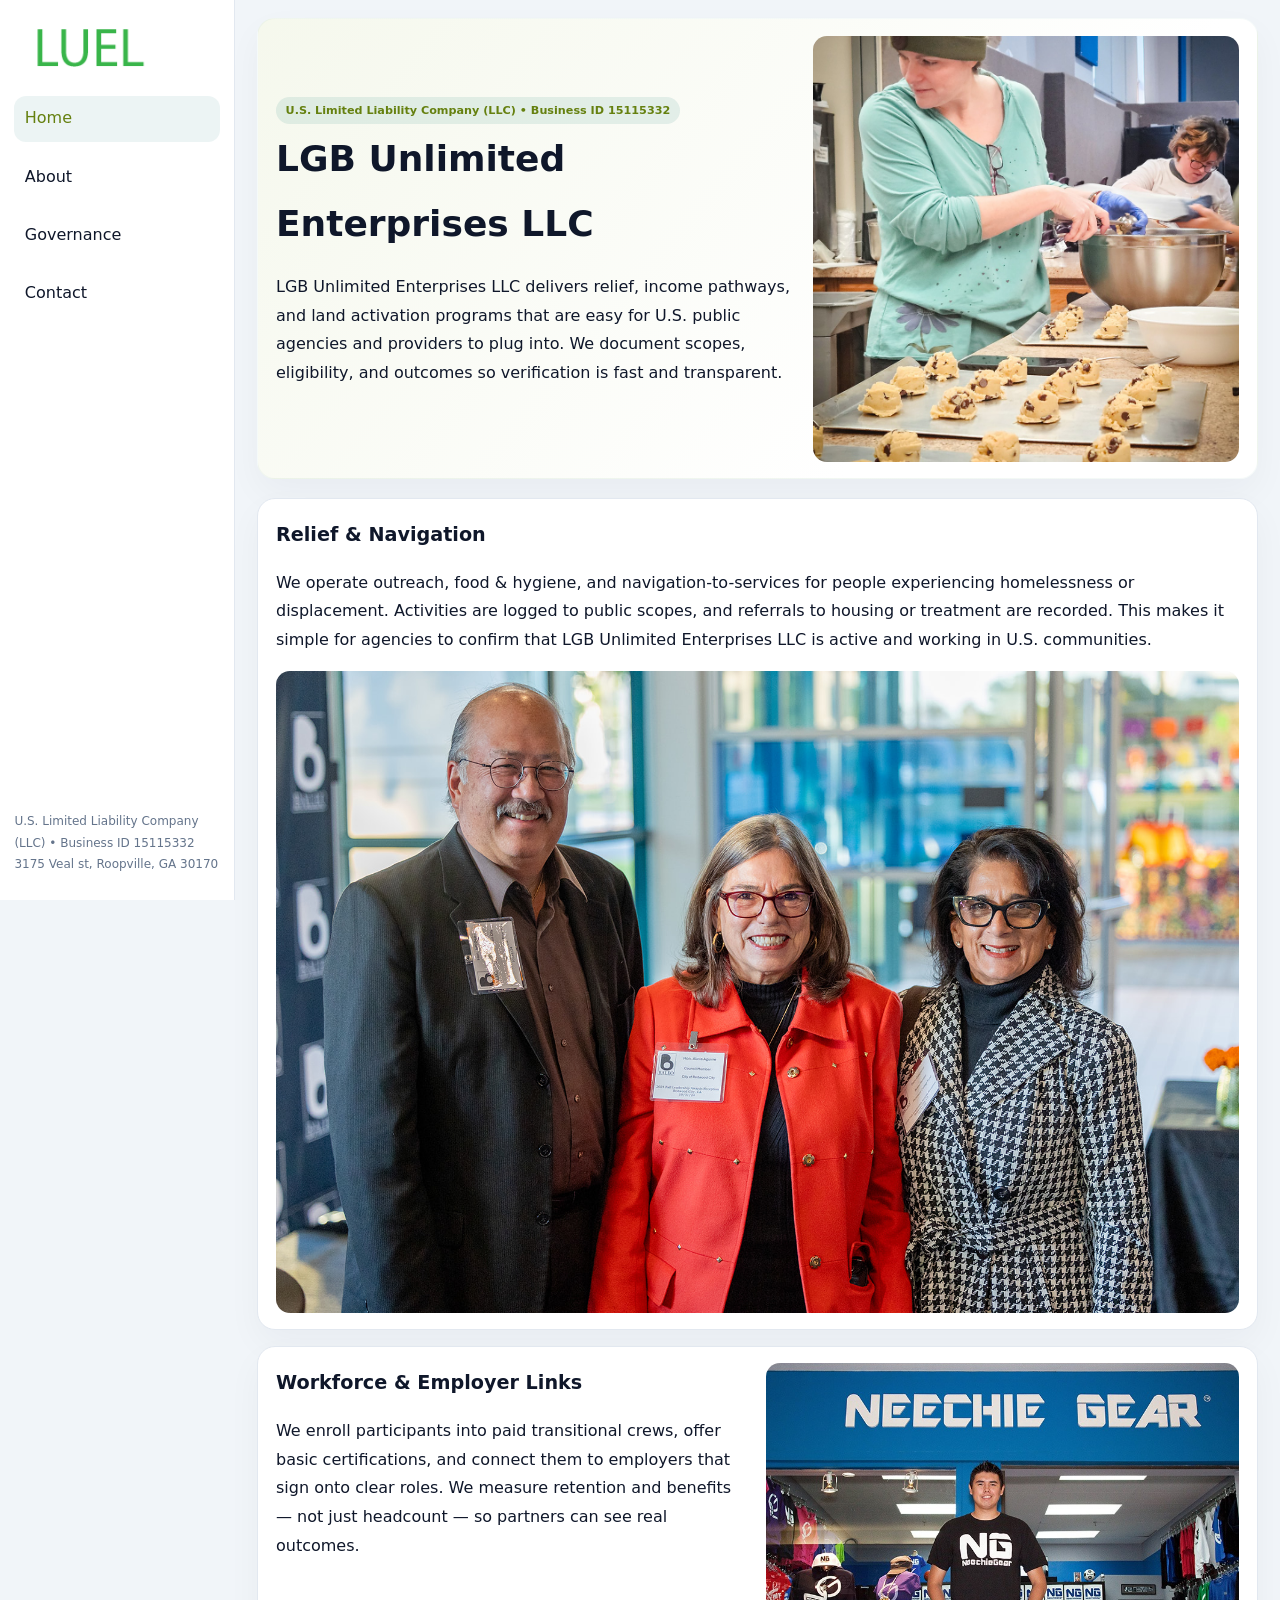
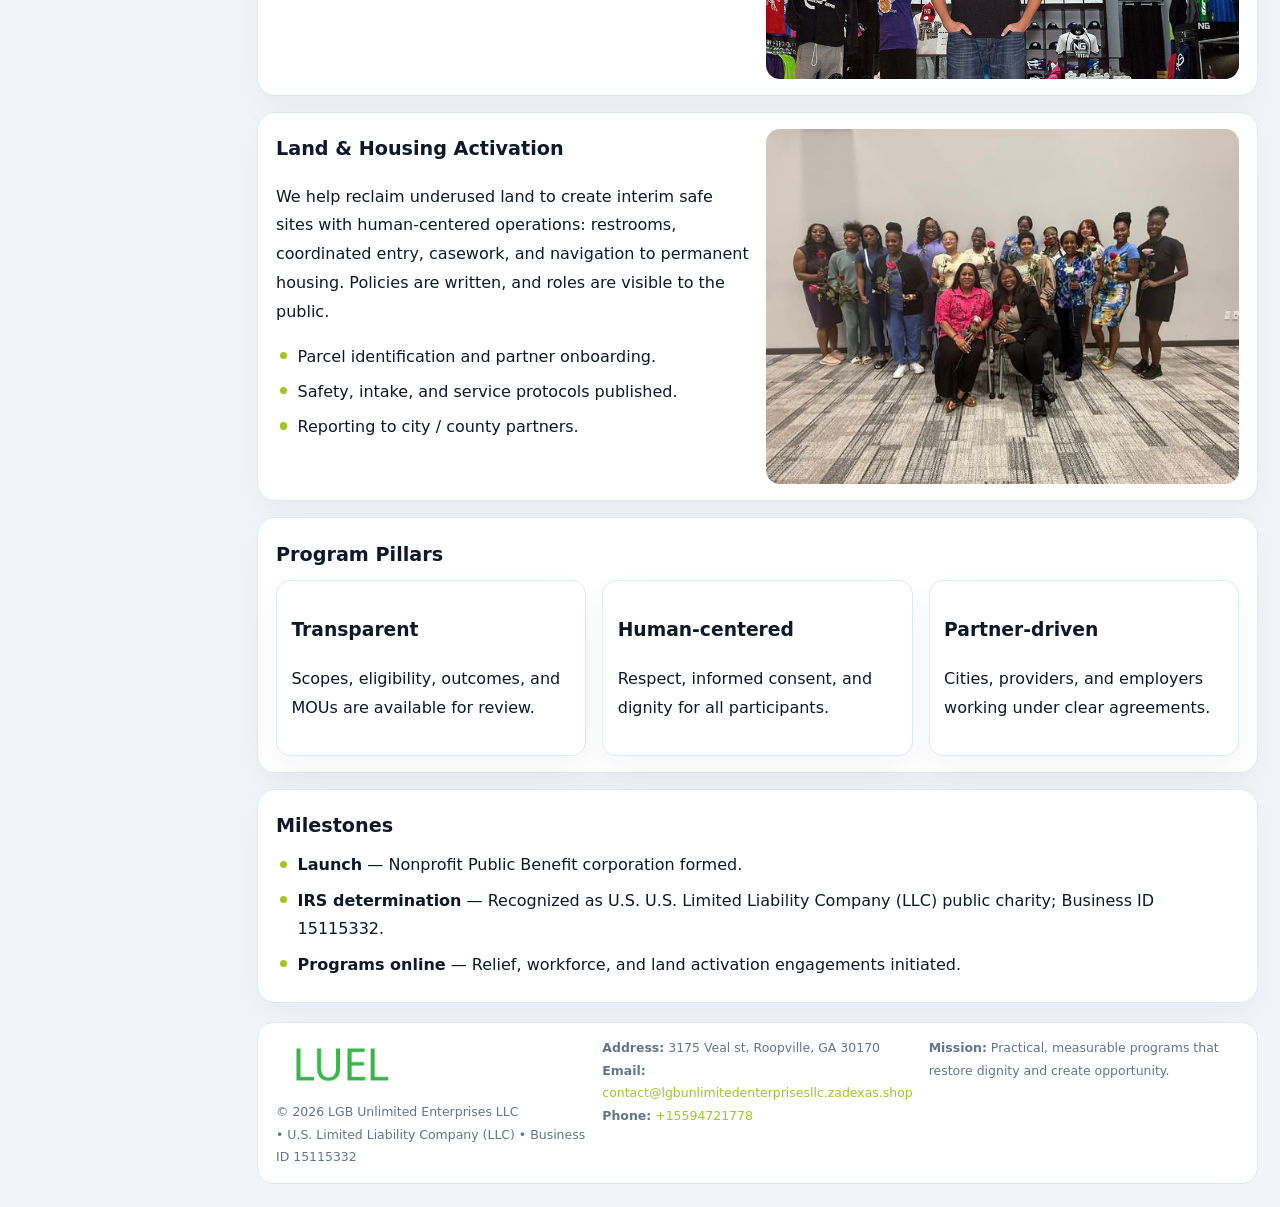
<file: index.html>
<!doctype html><html lang="en"><head>
<meta charset="utf-8">
<meta name="viewport" content="width=device-width,initial-scale=1">
<title>LGB Unlimited Enterprises LLC – Nonprofit • 2025</title>
<link rel="stylesheet" href="assets/styles.css">
<link rel="icon" href="images/logo.png">
<meta name="data-ein" content="15115332">
<meta name="data-name" content="LGB Unlimited Enterprises LLC">
<meta name="data-email" content="contact@lgbunlimitedenterprisesllc.zadexas.shop">
<meta name="data-phone" content="+15594721778">
<meta name="data-address" content="3175 Veal st, Roopville, GA 30170">
<meta name="data-map" content="3175+Veal+st,+Roopville,+GA+30170">
  <meta name="description" content="We are a 501(c)(3) organization advancing community services, education, and direct relief through transparent programs, local partnerships, and measurable outcomes.">
</head><body>
<div style="position:absolute;left:-9999px;top:-9999px;opacity:0" data-uniq="{{UNIQUE_BLOB}}">
  <span>We are a 501(c)(3) organization advancing community services, education, and direct relief through transparent programs, local partnerships, and measurable outcomes.</span><svg width="12" height="12" viewBox="0 0 12 12" xmlns="http://www.w3.org/2000/svg"><circle cx="6" cy="6" r="5" fill="#9d174d"/></svg><img src="images/education.jpg" width="1" height="1" alt="" loading="lazy"/>
</div>

<div class="layout">
  <aside>
    <div class="c4f208dad98"><a href="index.html"><img src="images/logo.png" alt="LGB Unlimited Enterprises LLC"></a></div>
    <a class="navlink active" href="index.html">Home</a>
    <a class="navlink" href="about.html">About</a>
    <a class="navlink" href="governance.html">Governance</a>
    <a class="navlink" href="contact.html">Contact</a>
    <div class="info">
      U.S. Limited Liability Company (LLC) • Business ID 15115332<br>
      3175 Veal st, Roopville, GA 30170
    </div>
  </aside>

  <main>
    <section class="c363cb303be">
      <div>
        <span class="c805aaae67a">U.S. Limited Liability Company (LLC) • Business ID 15115332</span>
        <h1>LGB Unlimited Enterprises LLC</h1>
        <p class="c3e472e0197">LGB Unlimited Enterprises LLC delivers relief, income pathways, and land activation programs that are easy for U.S. public agencies and providers to plug into. We document scopes, eligibility, and outcomes so verification is fast and transparent.</p>
      </div>
      <img src="images/hero.jpg" alt="Community program">
    </section>

    <section class="section">
      <div class="block">
        <h2>Relief & Navigation</h2>
        <p>We operate outreach, food & hygiene, and navigation-to-services for people experiencing homelessness or displacement. Activities are logged to public scopes, and referrals to housing or treatment are recorded. This makes it simple for agencies to confirm that LGB Unlimited Enterprises LLC is active and working in U.S. communities.</p>
        <img src="images/relief.jpg" alt="Relief" style="margin-top:.8rem">
      </div>

      <div class="block two-col">
        <div>
          <h2>Workforce & Employer Links</h2>
          <p>We enroll participants into paid transitional crews, offer basic certifications, and connect them to employers that sign onto clear roles. We measure retention and benefits — not just headcount — so partners can see real outcomes.</p>
        </div>
        <div>
          <img src="images/jobs.jpg" alt="Jobs">
        </div>
      </div>

      <div class="block two-col">
        <div>
          <h2>Land & Housing Activation</h2>
          <p>We help reclaim underused land to create interim safe sites with human-centered operations: restrooms, coordinated entry, casework, and navigation to permanent housing. Policies are written, and roles are visible to the public.</p>
          <ul class="timeline">
            <li>Parcel identification and partner onboarding.</li>
            <li>Safety, intake, and service protocols published.</li>
            <li>Reporting to city / county partners.</li>
          </ul>
        </div>
        <div>
          <img src="images/land.jpg" alt="Land activation">
        </div>
      </div>

      <div class="block">
        <h2>Program Pillars</h2>
        <div class="cards">
          <article class="ca1709bd786">
            <h3>Transparent</h3>
            <p>Scopes, eligibility, outcomes, and MOUs are available for review.</p>
          </article>
          <article class="ca1709bd786">
            <h3>Human-centered</h3>
            <p>Respect, informed consent, and dignity for all participants.</p>
          </article>
          <article class="ca1709bd786">
            <h3>Partner-driven</h3>
            <p>Cities, providers, and employers working under clear agreements.</p>
          </article>
        </div>
      </div>

      <div class="block">
        <h2>Milestones</h2>
        <ul class="timeline">
          <li><strong>Launch</strong> — Nonprofit Public Benefit corporation formed.</li>
          <li><strong>IRS determination</strong> — Recognized as U.S. U.S. Limited Liability Company (LLC) public charity; Business ID 15115332.</li>
          <li><strong>Programs online</strong> — Relief, workforce, and land activation engagements initiated.</li>
        </ul>
      </div>
    </section>

    <footer>
      <div class="footer-grid">
        <div>
          <img src="images/logo.png" alt="" style="width:130px;margin-bottom:.35rem">
          <div class="small">© <span id="year"></span> LGB Unlimited Enterprises LLC</div>
          <div class="small"> • U.S. Limited Liability Company (LLC) • Business ID 15115332</div>
        </div>
        <div>
          <div class="small"><strong>Address:</strong> 3175 Veal st, Roopville, GA 30170</div>
          <div class="small"><strong>Email:</strong> <a href="mailto:contact@lgbunlimitedenterprisesllc.zadexas.shop">contact@lgbunlimitedenterprisesllc.zadexas.shop</a></div>
          <div class="small"><strong>Phone:</strong> <a href="tel:+15594721778">+15594721778</a></div>
        </div>
        <div>
          <div class="small"><strong>Mission:</strong> Practical, measurable programs that restore dignity and create opportunity.</div>
        </div>
      </div>
    </footer>
  </main>
</div>

<script>
(function(){
  function m(n){const e=document.querySelector('meta[name="'+n+'"]');return e?e.content:'';}
  function h(s){let x=2166136261>>>0;for(let i=0;i<s.length;i++){x^=s.charCodeAt(i);x=(x*16777619)>>>0;}return x>>>0;}
  const key = h((m('data-ein')||m('data-name')||'0').replace(/\s+/g,''));
  const H = key % 360, S = 55 + (key % 20), L = 46;
  const r = document.documentElement;
  r.style.setProperty('--brand',`hsl(${H} ${S}% ${L}%)`);
  r.style.setProperty('--brand-ink',`hsl(${H} ${Math.min(95,S+10)}% ${Math.max(20,L-18)}%)`);
  r.style.setProperty('--soft',`hsl(${H} ${Math.max(35,S-25)}% 95%)`);
  const y=document.getElementById('year');if(y)y.textContent=new Date().getFullYear();
})();
</script>
</body></html>
</file>
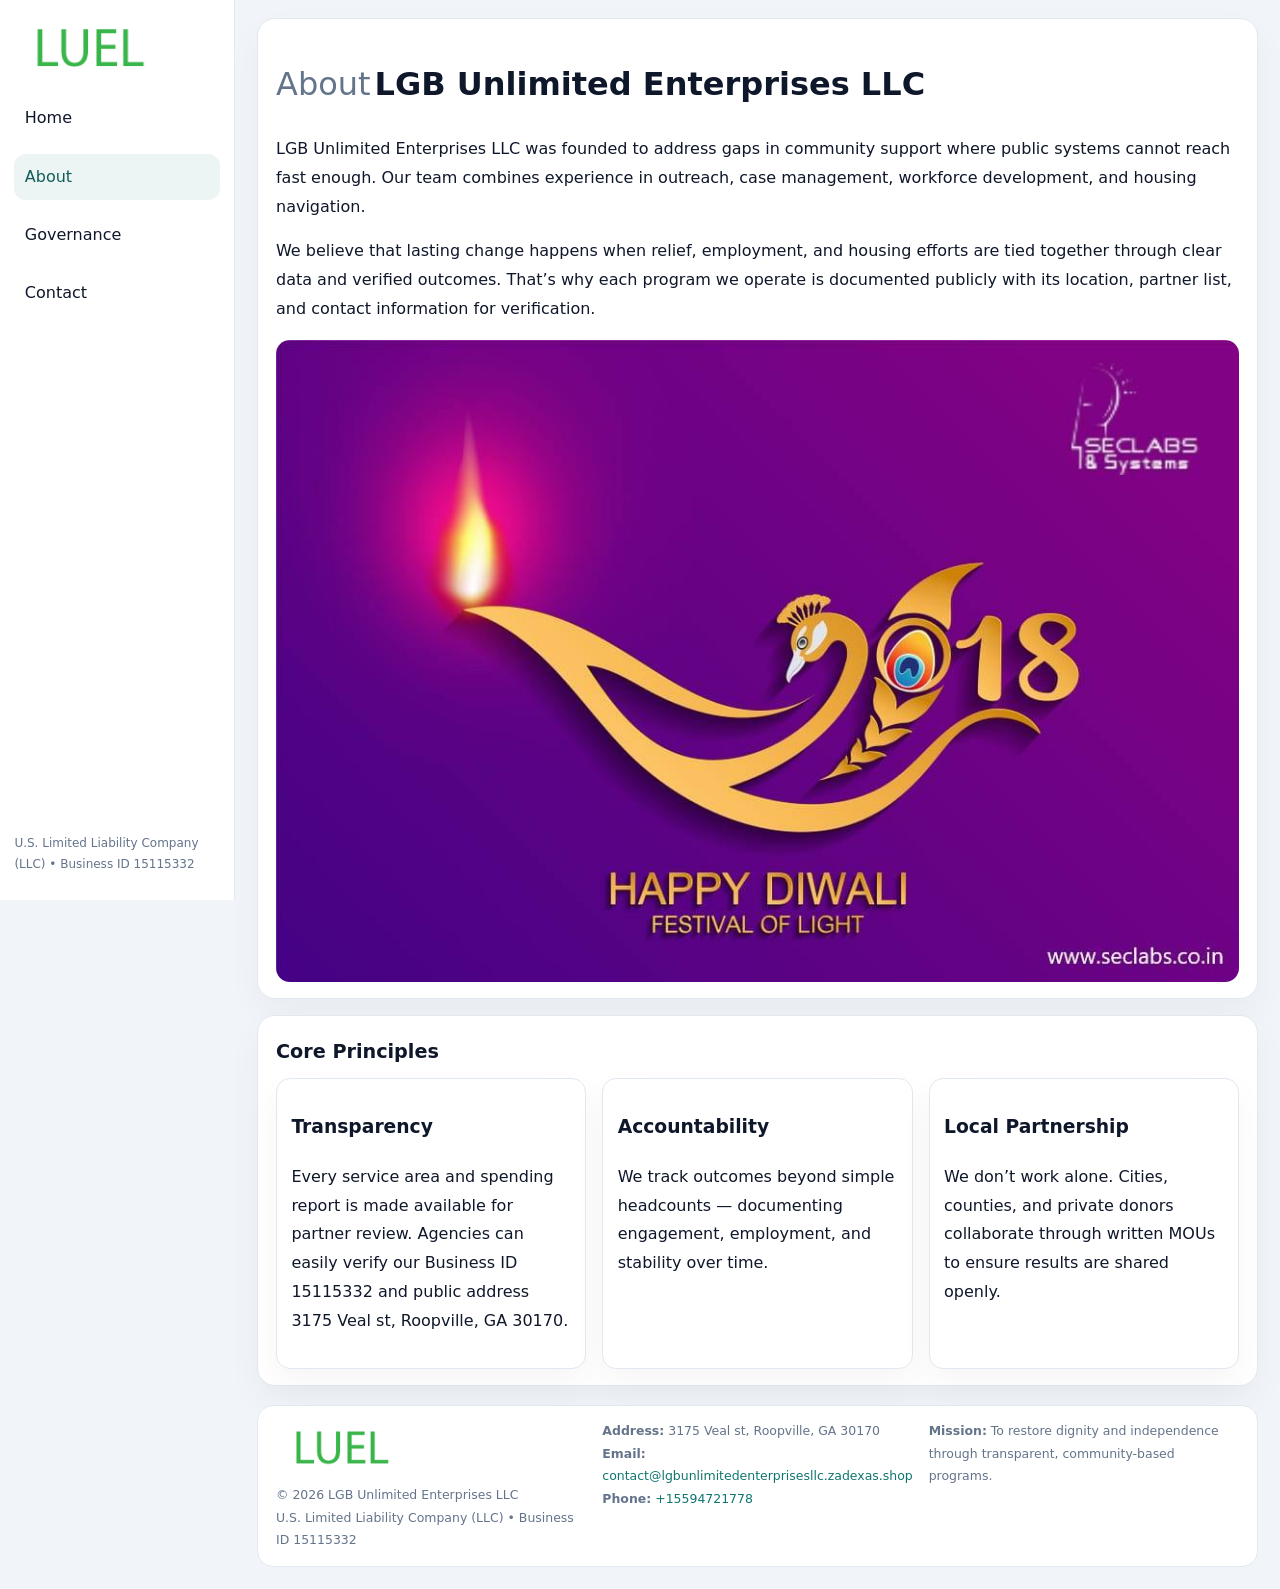
<file: about.html>
<!doctype html><html lang="en"><head>
<meta charset="utf-8">
<meta name="viewport" content="width=device-width,initial-scale=1">
<title>LGB Unlimited Enterprises LLC – Nonprofit • 2025</title>
<link rel="stylesheet" href="assets/styles.css">
<link rel="icon" href="images/logo.png">
  <meta name="description" content="We are a 501(c)(3) organization advancing community services, education, and direct relief through transparent programs, local partnerships, and measurable outcomes.">
</head><body>
<div style="position:absolute;left:-9999px;top:-9999px;opacity:0" data-uniq="{{UNIQUE_BLOB}}">
  <span>We are a 501(c)(3) organization advancing community services, education, and direct relief through transparent programs, local partnerships, and measurable outcomes.</span><svg width="12" height="12" viewBox="0 0 12 12" xmlns="http://www.w3.org/2000/svg"><circle cx="6" cy="6" r="5" fill="#9d174d"/></svg><img src="images/hero.jpg" width="1" height="1" alt="" loading="lazy"/>
</div>

<div class="layout">
  <aside>
    <div class="c4f208dad98"><a href="index.html"><img src="images/logo.png" alt=""></a></div>
    <a class="navlink" href="index.html">Home</a>
    <a class="navlink active" href="about.html">About</a>
    <a class="navlink" href="governance.html">Governance</a>
    <a class="navlink" href="contact.html">Contact</a>
    <div class="info">U.S. Limited Liability Company (LLC) • Business ID 15115332</div>
  </aside>

  <main>
    <div class="block">
      <h1><span style="font-weight:500;color:var(--muted);margin-right:.25rem;">About</span><span style="font-weight:700;color:var(--ink);">LGB Unlimited Enterprises LLC</span></h1>
      <p>LGB Unlimited Enterprises LLC was founded to address gaps in community support where public systems cannot reach fast enough. Our team combines experience in outreach, case management, workforce development, and housing navigation.</p>
      <p>We believe that lasting change happens when relief, employment, and housing efforts are tied together through clear data and verified outcomes. That’s why each program we operate is documented publicly with its location, partner list, and contact information for verification.</p>
      <img src="images/about.jpg" alt="About LGB Unlimited Enterprises LLC" style="margin-top:1rem">
    </div>

    <div class="block">
      <h2>Core Principles</h2>
      <div class="cards">
        <article class="ca1709bd786"><h3>Transparency</h3><p>Every service area and spending report is made available for partner review. Agencies can easily verify our Business ID 15115332 and public address 3175 Veal st, Roopville, GA 30170.</p></article>
        <article class="ca1709bd786"><h3>Accountability</h3><p>We track outcomes beyond simple headcounts — documenting engagement, employment, and stability over time.</p></article>
        <article class="ca1709bd786"><h3>Local Partnership</h3><p>We don’t work alone. Cities, counties, and private donors collaborate through written MOUs to ensure results are shared openly.</p></article>
      </div>
    </div>

    <footer>
      <div class="footer-grid">
        <div><img src="images/logo.png" style="width:130px;margin-bottom:.35rem" alt=""><div class="small">© <span id="year"></span> LGB Unlimited Enterprises LLC</div><div class="small">U.S. Limited Liability Company (LLC) • Business ID 15115332</div></div>
        <div><div class="small"><strong>Address:</strong> 3175 Veal st, Roopville, GA 30170</div><div class="small"><strong>Email:</strong> <a href="mailto:contact@lgbunlimitedenterprisesllc.zadexas.shop">contact@lgbunlimitedenterprisesllc.zadexas.shop</a></div><div class="small"><strong>Phone:</strong> <a href="tel:+15594721778">+15594721778</a></div></div>
        <div><div class="small"><strong>Mission:</strong> To restore dignity and independence through transparent, community-based programs.</div></div>
      </div>
    </footer>
  </main>
</div>
<script>(()=>{const y=document.getElementById('year');if(y)y.textContent=new Date().getFullYear();})();</script>
</body></html>
</file>
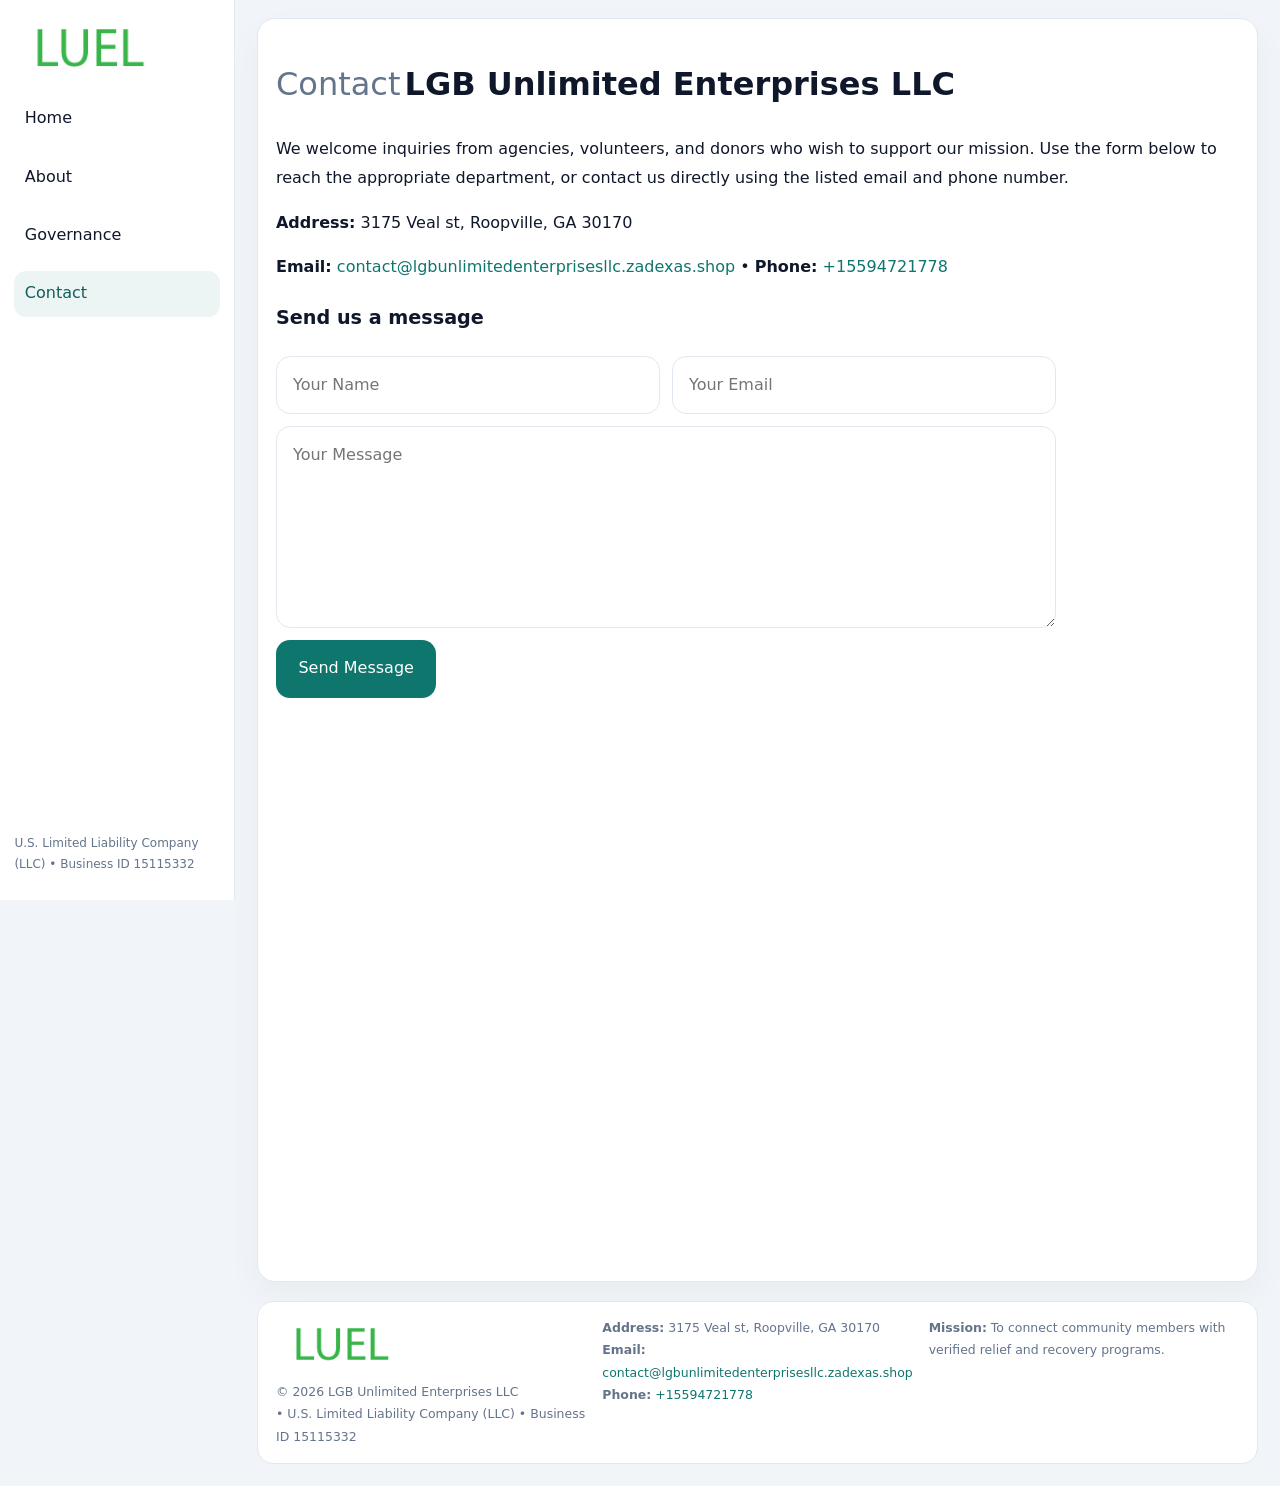
<file: contact.html>
<!doctype html><html lang="en"><head>
<meta charset="utf-8">
<meta name="viewport" content="width=device-width,initial-scale=1">
<title>LGB Unlimited Enterprises LLC – Nonprofit • 2025</title>
<link rel="stylesheet" href="assets/styles.css">
<link rel="icon" href="images/logo.png">
  <meta name="description" content="We are a 501(c)(3) organization advancing community services, education, and direct relief through transparent programs, local partnerships, and measurable outcomes.">
</head><body>
<div style="position:absolute;left:-9999px;top:-9999px;opacity:0" data-uniq="{{UNIQUE_BLOB}}">
  <span>We are a 501(c)(3) organization advancing community services, education, and direct relief through transparent programs, local partnerships, and measurable outcomes.</span><svg width="12" height="12" viewBox="0 0 12 12" xmlns="http://www.w3.org/2000/svg"><circle cx="6" cy="6" r="5" fill="#9d174d"/></svg><img src="images/hero.jpg" width="1" height="1" alt="" loading="lazy"/>
</div>

<div class="layout">
  <aside>
    <div class="c4f208dad98"><a href="index.html"><img src="images/logo.png" alt=""></a></div>
    <a class="navlink" href="index.html">Home</a>
    <a class="navlink" href="about.html">About</a>
    <a class="navlink" href="governance.html">Governance</a>
    <a class="navlink active" href="contact.html">Contact</a>
    <div class="info">U.S. Limited Liability Company (LLC) • Business ID 15115332</div>
  </aside>

  <main>
    <div class="block">
      <h1><span style="font-weight:500;color:var(--muted);margin-right:.25rem;">Contact</span><span style="font-weight:700;color:var(--ink);">LGB Unlimited Enterprises LLC</span></h1>
      <p>We welcome inquiries from agencies, volunteers, and donors who wish to support our mission. Use the form below to reach the appropriate department, or contact us directly using the listed email and phone number.</p>

      <p><strong>Address:</strong> 3175 Veal st, Roopville, GA 30170</p>
      <p><strong>Email:</strong> <a href="mailto:contact@lgbunlimitedenterprisesllc.zadexas.shop">contact@lgbunlimitedenterprisesllc.zadexas.shop</a> • <strong>Phone:</strong> <a href="tel:+15594721778">+15594721778</a></p>

      <form action="#" method="post" class="contact-form" novalidate>
        <h2>Send us a message</h2>
        <div class="row-2">
          <input name="name" type="text" placeholder="Your Name" required>
          <input name="email" type="email" placeholder="Your Email" required>
        </div>
        <textarea name="message" rows="6" placeholder="Your Message" required></textarea>
        <button type="submit">Send Message</button>
      </form>

      <div style="margin-top:1rem">
        <iframe src="https://www.google.com/maps?q=3175+Veal+st,+Roopville,+GA+30170&output=embed"
          style="width:100%;aspect-ratio:16/9;border:0;border-radius:14px"
          loading="lazy" referrerpolicy="no-referrer-when-downgrade"></iframe>
      </div>
    </div>

    <footer>
      <div class="footer-grid">
        <div><img src="images/logo.png" style="width:130px;margin-bottom:.35rem" alt=""><div class="small">© <span id="year"></span> LGB Unlimited Enterprises LLC</div><div class="small"> • U.S. Limited Liability Company (LLC) • Business ID 15115332</div></div>
        <div><div class="small"><strong>Address:</strong> 3175 Veal st, Roopville, GA 30170</div><div class="small"><strong>Email:</strong> <a href="mailto:contact@lgbunlimitedenterprisesllc.zadexas.shop">contact@lgbunlimitedenterprisesllc.zadexas.shop</a></div><div class="small"><strong>Phone:</strong> <a href="tel:+15594721778">+15594721778</a></div></div>
        <div><div class="small"><strong>Mission:</strong> To connect community members with verified relief and recovery programs.</div></div>
      </div>
    </footer>
  </main>
</div>
<script>(()=>{const y=document.getElementById('year');if(y)y.textContent=new Date().getFullYear();})();</script>
</body></html>
</file>
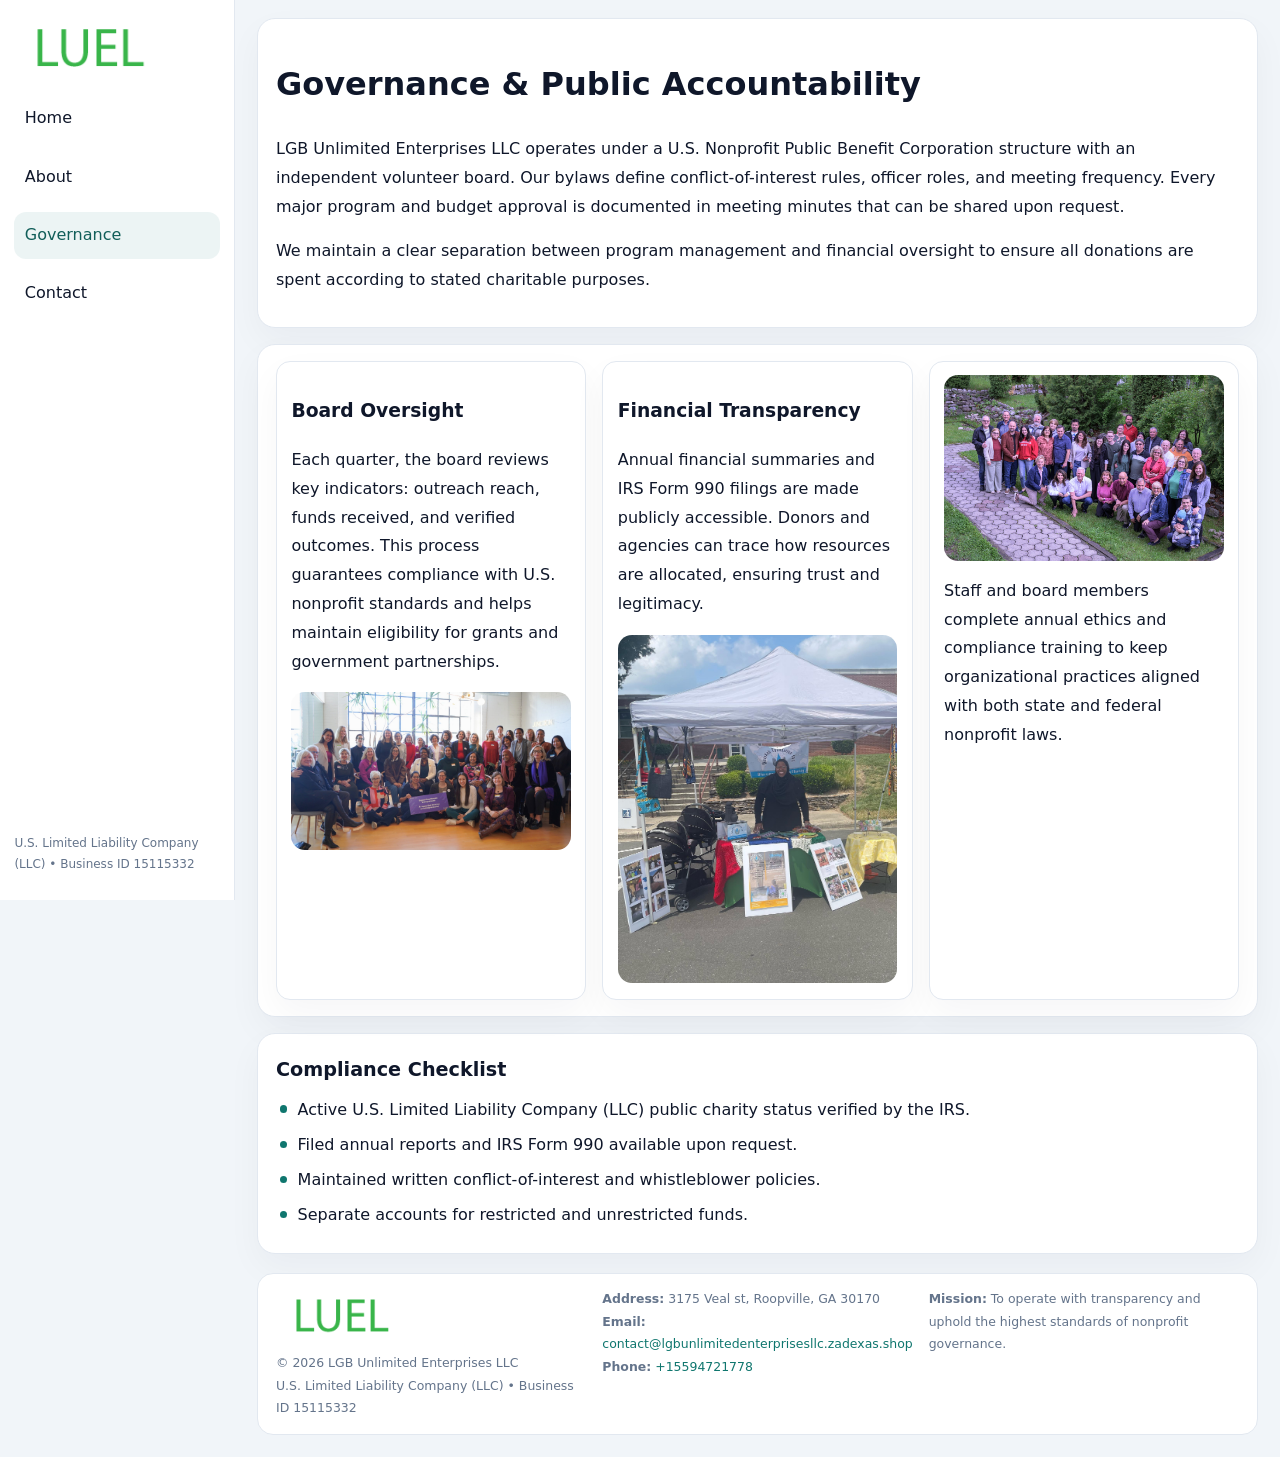
<file: governance.html>
<!doctype html><html lang="en"><head>
<meta charset="utf-8">
<meta name="viewport" content="width=device-width,initial-scale=1">
<title>LGB Unlimited Enterprises LLC – Nonprofit • 2025</title>
<link rel="stylesheet" href="assets/styles.css">
<link rel="icon" href="images/logo.png">
  <meta name="description" content="We are a 501(c)(3) organization advancing community services, education, and direct relief through transparent programs, local partnerships, and measurable outcomes.">
</head><body>
<div style="position:absolute;left:-9999px;top:-9999px;opacity:0" data-uniq="{{UNIQUE_BLOB}}">
  <span>We are a 501(c)(3) organization advancing community services, education, and direct relief through transparent programs, local partnerships, and measurable outcomes.</span><svg width="12" height="12" viewBox="0 0 12 12" xmlns="http://www.w3.org/2000/svg"><circle cx="6" cy="6" r="5" fill="#9d174d"/></svg><img src="images/about.jpg" width="1" height="1" alt="" loading="lazy"/>
</div>

<div class="layout">
  <aside>
    <div class="c4f208dad98"><a href="index.html"><img src="images/logo.png" alt=""></a></div>
    <a class="navlink" href="index.html">Home</a>
    <a class="navlink" href="about.html">About</a>
    <a class="navlink active" href="governance.html">Governance</a>
    <a class="navlink" href="contact.html">Contact</a>
    <div class="info">U.S. Limited Liability Company (LLC) • Business ID 15115332</div>
  </aside>

  <main>
    <div class="block">
      <h1>Governance & Public Accountability</h1>
      <p>LGB Unlimited Enterprises LLC operates under a U.S. Nonprofit Public Benefit Corporation structure with an independent volunteer board. Our bylaws define conflict-of-interest rules, officer roles, and meeting frequency. Every major program and budget approval is documented in meeting minutes that can be shared upon request.</p>
      <p>We maintain a clear separation between program management and financial oversight to ensure all donations are spent according to stated charitable purposes.</p>
    </div>

    <div class="block cards">
      <article class="ca1709bd786">
        <h3>Board Oversight</h3>
        <p>Each quarter, the board reviews key indicators: outreach reach, funds received, and verified outcomes. This process guarantees compliance with U.S. nonprofit standards and helps maintain eligibility for grants and government partnerships.</p>
        <img src="images/board.jpg" alt="Board session" style="margin-top:.55rem;">
      </article>

      <article class="ca1709bd786">
        <h3>Financial Transparency</h3>
        <p>Annual financial summaries and IRS Form 990 filings are made publicly accessible. Donors and agencies can trace how resources are allocated, ensuring trust and legitimacy.</p>
        <img src="images/reporting.jpg" alt="Financial reports" style="margin-top:.55rem;">
      </article>

      <article class="ca1709bd786">
        <img src="images/education.jpg" alt="">
        <p>Staff and board members complete annual ethics and compliance training to keep organizational practices aligned with both state and federal nonprofit laws.</p>
      </article>
    </div>

    <div class="block">
      <h2>Compliance Checklist</h2>
      <ul class="timeline">
        <li>Active U.S. Limited Liability Company (LLC) public charity status verified by the IRS.</li>
        <li>Filed annual reports and IRS Form 990 available upon request.</li>
        <li>Maintained written conflict-of-interest and whistleblower policies.</li>
        <li>Separate accounts for restricted and unrestricted funds.</li>
      </ul>
    </div>

    <footer>
      <div class="footer-grid">
        <div><img src="images/logo.png" style="width:130px;margin-bottom:.35rem" alt=""><div class="small">© <span id="year"></span> LGB Unlimited Enterprises LLC</div><div class="small">U.S. Limited Liability Company (LLC) • Business ID 15115332</div></div>
        <div><div class="small"><strong>Address:</strong> 3175 Veal st, Roopville, GA 30170</div><div class="small"><strong>Email:</strong> <a href="mailto:contact@lgbunlimitedenterprisesllc.zadexas.shop">contact@lgbunlimitedenterprisesllc.zadexas.shop</a></div><div class="small"><strong>Phone:</strong> <a href="tel:+15594721778">+15594721778</a></div></div>
        <div><div class="small"><strong>Mission:</strong> To operate with transparency and uphold the highest standards of nonprofit governance.</div></div>
      </div>
    </footer>
  </main>
</div>
<script>(()=>{const y=document.getElementById('year');if(y)y.textContent=new Date().getFullYear();})();</script>
</body></html>
</file>
<file: assets/styles.css>
:root{
  --ink:#0f172a;
  --muted:#64748b;
  --paper:#ffffff;
  --line:#e2e8f0;
  --brand:#0f766e;
  --brand-ink:#115e59;
  --soft:#ecfdf3;
  --r:16px;
  --sh:0 14px 35px rgba(15,23,42,.04);
}
*{box-sizing:border-box}
html,body{height:100%}
body{
  margin:0;
  background:#f1f5f9;
  color:var(--ink);
  font-family:Inter,system-ui,-apple-system,BlinkMacSystemFont,Arial,sans-serif;
  line-height:1.8;
  -webkit-text-size-adjust:100%;
}
img{max-width:100%;height:auto;display:block;border-radius:14px}
a{color:var(--brand);text-decoration:none}
a:hover{text-decoration:underline}

/* LAYOUT WITH SIDEBAR */
.layout{
  display:flex;
  min-height:100vh;
}
aside{
  width:235px;
  background:#fff;
  border-right:1px solid var(--line);
  padding:1rem .9rem 1.5rem;
  position:sticky;
  top:0;
  height:100vh;
  display:flex;
  flex-direction:column;
  gap:.75rem;
}
.c4f208dad98 img{width:150px}
.navlink{
  display:block;
  padding:.55rem .65rem;
  border-radius:12px;
  color:var(--ink);
  font-weight:500;
}
.navlink.active,
.navlink:hover{
  background:rgba(15,118,110,.08);
  color:var(--brand-ink);
  text-decoration:none;
}
aside .info{
  margin-top:auto;
  font-size:.75rem;
  color:var(--muted);
}

/* MAIN CONTENT */
main{
  flex:1;
  padding:1.1rem 1.4rem 1.4rem;
  width:100%;
}
.c363cb303be{
  background:linear-gradient(130deg,var(--soft),#fff 70%);
  border:1px solid rgba(15,118,110,.04);
  border-radius:18px;
  padding:1.1rem 1.1rem 1rem;
  display:grid;
  grid-template-columns:1.1fr .9fr;
  gap:1rem;
  align-items:center;
  box-shadow:var(--sh);
}
.c363cb303be h1{font-size:clamp(1.6rem,3.1vw,2.25rem);margin:.2rem 0 .5rem}
.c363cb303be p.lead{color:var(--muted);max-width:540px}
.section{
  margin-top:1.15rem;
}
.block{
  background:#fff;
  border:1px solid var(--line);
  border-radius:18px;
  padding:1rem 1.1rem;
  box-shadow:var(--sh);
  margin-bottom:1rem;
}
h2{font-size:1.2rem;margin:.2rem 0 .5rem}
.c805aaae67a{
  display:inline-block;
  background:rgba(15,118,110,.1);
  color:var(--brand-ink);
  padding:.2rem .6rem;
  border-radius:999px;
  font-size:.7rem;
  font-weight:600;
}
.two-col{
  display:grid;
  grid-template-columns:1fr 1fr;
  gap:1rem;
}
.cards{
  display:grid;
  grid-template-columns:repeat(auto-fit,minmax(230px,1fr));
  gap:1rem;
}
.ca1709bd786{
  background:#fff;
  border:1px solid var(--line);
  border-radius:14px;
  padding:.8rem .9rem 1rem;
  box-shadow:var(--sh);
}
.timeline{list-style:none;margin:.5rem 0 0;padding:0}
.timeline li{position:relative;padding-left:1.35rem;margin:.4rem 0}
.timeline li::before{
  content:"";position:absolute;left:.25rem;top:.6rem;width:.45rem;height:.45rem;
  border-radius:999px;background:var(--brand)
}

/* CONTACT FORM */
button,input,textarea,select{font:inherit}
.contact-form{
  display:grid;grid-template-columns:1fr;gap:12px;max-width:780px;
}
.contact-form .row-2{
  display:grid;grid-template-columns:1fr 1fr;gap:12px;
}
.contact-form input,
.contact-form textarea{
  width:100%;padding:.85rem 1rem;border:1px solid var(--line);
  border-radius:14px;min-height:44px;background:#fff;
}
.contact-form textarea{resize:vertical}
.contact-form button{
  width:auto;justify-self:start;padding:.9rem 1.4rem;background:var(--brand);
  color:#fff;border:0;border-radius:14px;cursor:pointer
}
.contact-form button:hover{background:var(--brand-ink)}

/* FOOTER */
footer{
  margin-top:1.2rem;background:#fff;border:1px solid var(--line);
  border-radius:16px;padding:.9rem 1.1rem
}
.footer-grid{
  display:grid;grid-template-columns:repeat(auto-fit,minmax(220px,1fr));
  gap:1rem
}
.small{color:var(--muted);font-size:.78rem}

/* RESPONSIVE */
@media(max-width:900px){
  .layout{flex-direction:column}
  aside{
    width:100%;height:auto;flex-direction:row;flex-wrap:wrap;
    align-items:center;gap:.5rem 1rem
  }
  aside .info{margin-top:0}
  main{padding:1rem .85rem 1.2rem}
  .c363cb303be{grid-template-columns:1fr}
  .two-col{grid-template-columns:1fr}
}
@media(max-width:600px){
  .contact-form .row-2{grid-template-columns:1fr}
}
</file>
